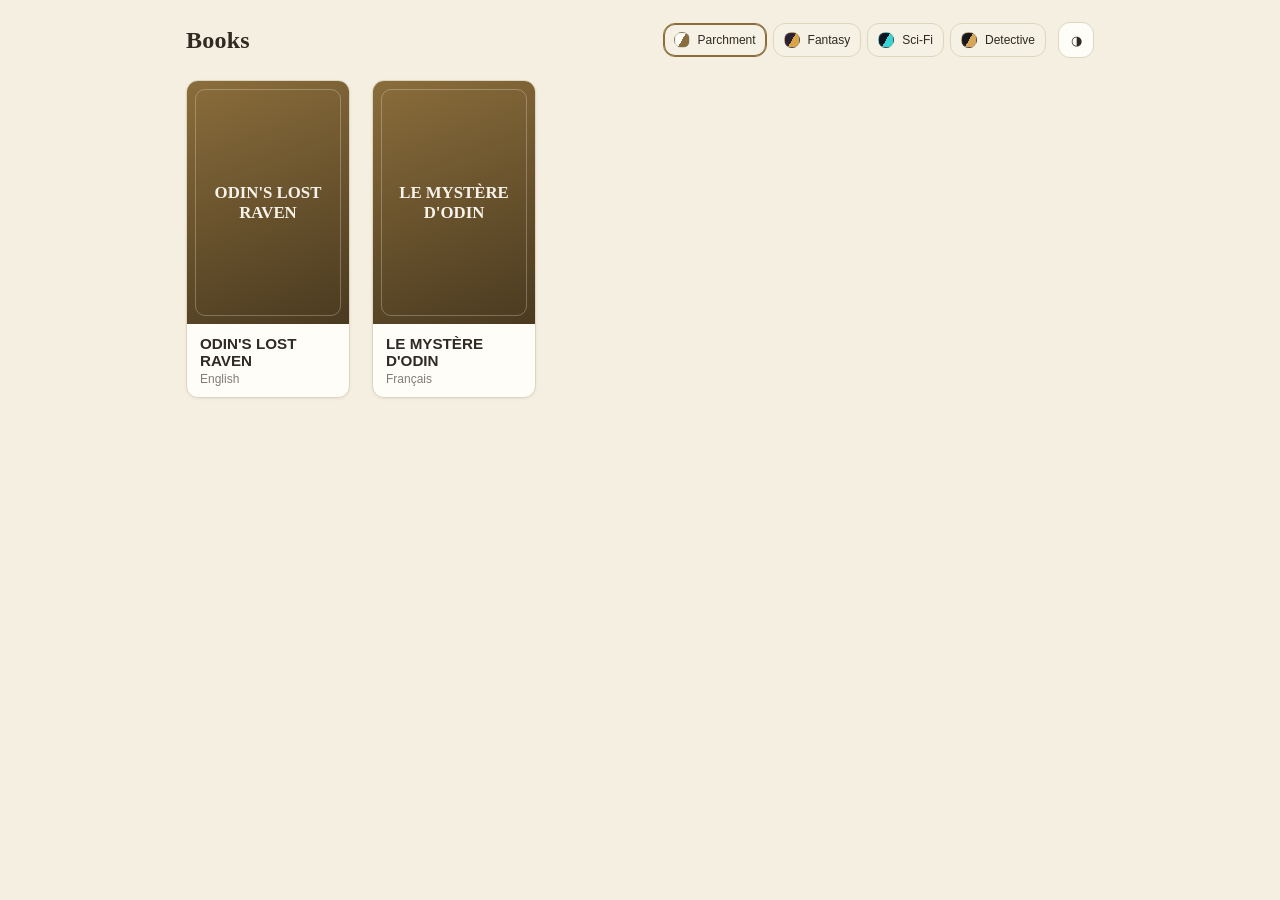
<file: book-reader-website/index.html>
<!DOCTYPE html>
<html lang="en">
<head>
<meta charset="UTF-8">
<meta name="viewport" content="width=device-width, initial-scale=1">
<title>Book Library</title>
<link rel="stylesheet" href="style.css">
<script src="theme.js"></script>
</head>
<body>
<div class="lib-wrap">
  <div class="lib-head">
    <h1>Books</h1>
    <div class="skin-row" role="group" aria-label="Pick a world">
      <button class="skin-pick" data-skin-pick="parchment" aria-pressed="false"><span class="swatch"></span>Parchment</button>
      <button class="skin-pick" data-skin-pick="fantasy"   aria-pressed="false"><span class="swatch"></span>Fantasy</button>
      <button class="skin-pick" data-skin-pick="scifi"     aria-pressed="false"><span class="swatch"></span>Sci-Fi</button>
      <button class="skin-pick" data-skin-pick="detective" aria-pressed="false"><span class="swatch"></span>Detective</button>
    </div>
    <button class="icon-btn" data-mode-toggle title="Light or dark">&#9681;</button>
  </div>
  <div class="book-grid" id="grid"></div>
</div>
<script>
fetch('../books/index.json')
  .then(r => r.json())
  .then(books => {
    const grid = document.getElementById('grid');
    const esc = s => String(s == null ? '' : s).replace(/[&<>"']/g, ch =>
      ({'&':'&amp;','<':'&lt;','>':'&gt;','"':'&quot;',"'":'&#39;'}[ch]));
    grid.innerHTML = books.map(b => `
      <a class="book-card" href="reader.html?book=${encodeURIComponent(b.id)}">
        <div class="cover">${esc(b.title)}</div>
        <div class="book-meta">
          <div class="title">${esc(b.title)}</div>
          <div class="status">${esc(b.status)}</div>
        </div>
      </a>
    `).join('');
  })
  .catch(() => {
    document.getElementById('grid').textContent =
      'Could not load ../books/index.json. Serve the project root and open /book-reader-website/.';
  });
</script>
</body>
</html>
</file>
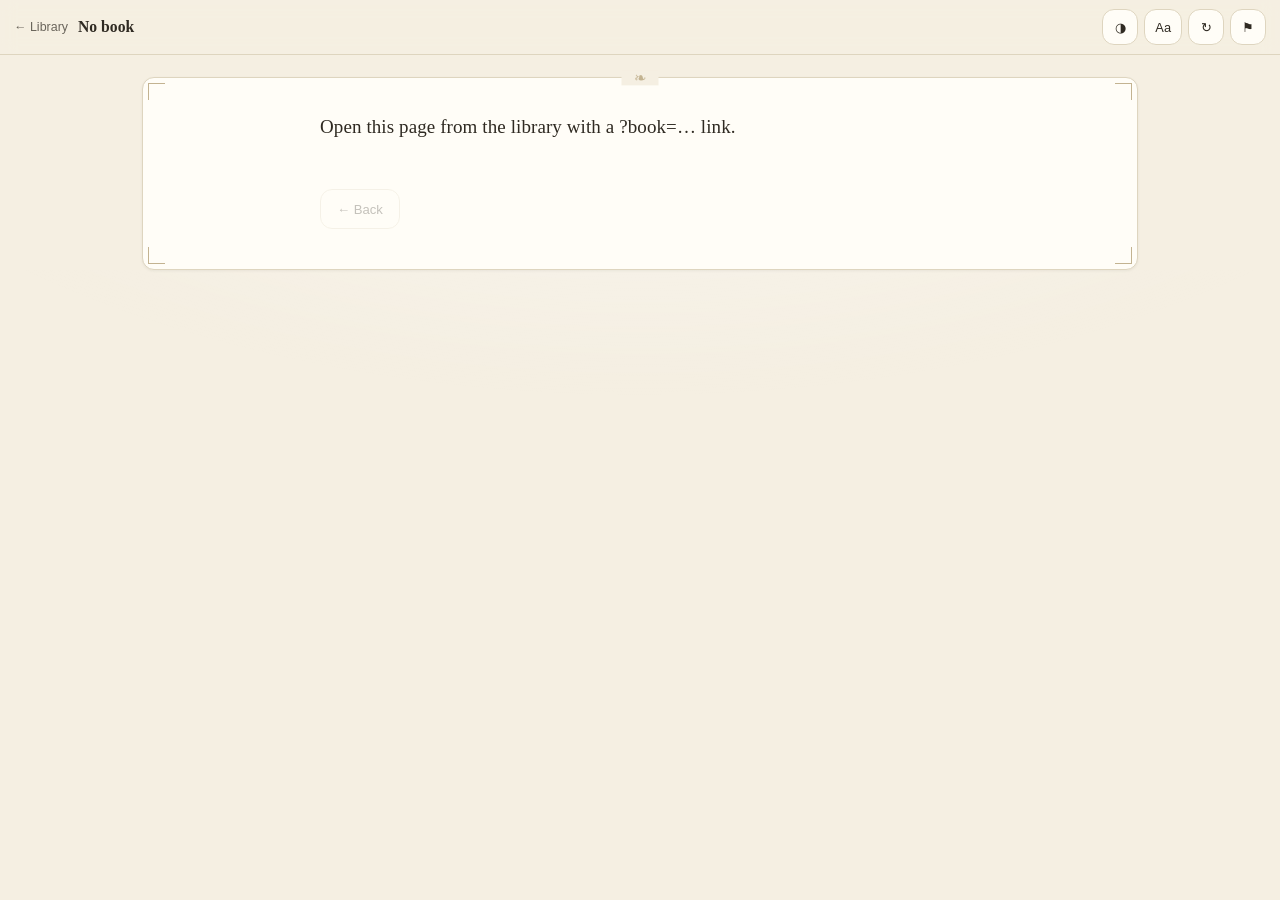
<file: book-reader-website/reader.html>
<!DOCTYPE html>
<html lang="en">
<head>
<meta charset="UTF-8">
<meta name="viewport" content="width=device-width, initial-scale=1, maximum-scale=1">
<title>Reader</title>
<link rel="stylesheet" href="style.css">
<script src="theme.js"></script>
</head>
<body>
<svg class="icon-defs" aria-hidden="true">
  <symbol id="i-blade"   viewBox="0 0 24 24"><path d="M4 20l3-3M7 17l9-12 3 3-12 9-3 3z"/><path d="M14 4l6 6"/></symbol>
  <symbol id="i-light"   viewBox="0 0 24 24"><path d="M9 18h6M10 21h4M12 3a6 6 0 0 0-3 11v2h6v-2a6 6 0 0 0-3-11z"/></symbol>
  <symbol id="i-ward"    viewBox="0 0 24 24"><path d="M12 3l7 3v6c0 4-3 7-7 9-4-2-7-5-7-9V6z"/></symbol>
  <symbol id="i-token"   viewBox="0 0 24 24"><circle cx="12" cy="12" r="8"/><path d="M12 8l1.4 2.9 3.1.4-2.3 2.2.6 3.1-2.8-1.6-2.8 1.6.6-3.1-2.3-2.2 3.1-.4z"/></symbol>
  <symbol id="i-guide"   viewBox="0 0 24 24"><path d="M12 4c2 3 3 5 3 7a3 3 0 0 1-6 0c0-2 1-4 3-7z"/><path d="M9 13c-2.5.5-4 2-4 4M15 13c2.5.5 4 2 4 4"/></symbol>
  <symbol id="i-generic" viewBox="0 0 24 24"><circle cx="12" cy="12" r="7"/></symbol>
  <symbol id="i-lock"    viewBox="0 0 24 24"><rect x="4" y="10" width="16" height="11" rx="2"/><path d="M8 10V7a4 4 0 0 1 8 0v3"/></symbol>
</svg>

<div class="reader-header">
  <a class="home" href="index.html">&larr; Library</a>
  <div class="book-title" id="bookTitle">Loading&hellip;</div>
  <div class="controls">
    <button class="icon-btn" data-mode-toggle title="Light or dark">&#9681;</button>
    <button class="icon-btn" id="settingsBtn" title="Look and feel"
            aria-haspopup="true" aria-expanded="false" aria-controls="panel">Aa</button>
    <button class="icon-btn" id="restartTop" title="Back to the first page">&#8635;</button>
    <button class="icon-btn" id="reportBtn" title="Report a problem">&#9873;</button>

    <div class="panel" id="panel" hidden>
      <section>
        <h3>World</h3>
        <div class="skin-row">
          <button class="skin-pick" data-skin-pick="parchment" aria-pressed="false"><span class="swatch"></span>Parchment</button>
          <button class="skin-pick" data-skin-pick="fantasy"   aria-pressed="false"><span class="swatch"></span>Fantasy</button>
          <button class="skin-pick" data-skin-pick="scifi"     aria-pressed="false"><span class="swatch"></span>Sci-Fi</button>
          <button class="skin-pick" data-skin-pick="detective" aria-pressed="false"><span class="swatch"></span>Detective</button>
        </div>
      </section>
      <section>
        <h3>Light</h3>
        <div class="seg">
          <button data-mode-pick="light" aria-pressed="false">Day</button>
          <button data-mode-pick="dark" aria-pressed="false">Night</button>
        </div>
      </section>
      <section>
        <h3>Text size</h3>
        <div class="size-row">
          <button class="icon-btn" id="fontDown" title="Smaller text">A-</button>
          <span class="size-now" id="sizeNow">19px</span>
          <button class="icon-btn" id="fontUp" title="Bigger text">A+</button>
        </div>
      </section>
      <section>
        <h3>Typeface</h3>
        <select id="fontFamily" title="Typeface">
          <option value="theme">This world&rsquo;s face</option>
          <option value="serif">Serif</option>
          <option value="sans">Sans</option>
          <option value="mono">Typewriter</option>
        </select>
      </section>
    </div>
  </div>
</div>
<div class="progress" id="progress"></div>

<div class="reader-layout">
  <main class="reader-main">
    <div class="reader-frame">
      <div class="frame-tag" aria-hidden="true"></div>
      <div class="frame-inner">
        <div class="book-cover" id="cover" hidden>
          <img class="book-cover-art" id="coverArt" alt="">
          <h1 class="book-cover-title" id="coverTitle"></h1>
          <button class="book-cover-open" id="coverOpen">Open the book</button>
        </div>
        <div class="book-plate" id="plate" hidden>
          <div class="plate-frame">
            <img class="book-plate-art" id="plateArt" alt="">
            <div class="plate-caption" id="plateCaption" hidden>The End</div>
          </div>
          <button class="book-cover-open" id="plateNext">Next chapter</button>
        </div>
        <div class="reader-body">
          <div class="not-written" id="notWritten" hidden>Not written yet &mdash; showing the beat from the graph.</div>
          <div class="prose" id="pageText">Loading&hellip;</div>
        </div>
        <div class="choices" id="choices"></div>
        <div class="ending" id="ending" hidden>
          <div class="ending-label" id="endingLabel">The End</div>
          <button id="closeBtn" hidden>Close the book</button>
          <button id="restartBtn">Start again</button>
        </div>
        <div class="nav-buttons">
          <button id="backBtn">&larr; Back</button>
        </div>
      </div>
    </div>
  </main>

  <aside class="inventory" id="inventory" aria-label="What you are carrying">
    <h2>Carrying</h2>
    <ul class="slots" id="slots"></ul>
  </aside>
</div>

<dialog class="report" id="report">
  <form method="dialog" id="reportForm">
    <h3>Report a problem on this page</h3>
    <label><input type="radio" name="kind" value="text" required> Text / paragraph error or inconsistency</label>
    <label><input type="radio" name="kind" value="choices"> Choices error or inconsistency</label>
    <label><input type="radio" name="kind" value="loop"> Loop in the graph</label>
    <label><input type="radio" name="kind" value="other"> Something else</label>
    <textarea id="reportText" rows="4" maxlength="2000" placeholder="Describe what is wrong"></textarea>
    <div class="report-status" id="reportStatus" role="status"></div>
    <div class="report-actions">
      <button type="button" id="reportCancel">Cancel</button>
      <button type="submit" id="reportSend">Send</button>
    </div>
  </form>
</dialog>

<script>
/* Interface language. English is the markup itself; a book sets `lang` in its
   graph.json and this table supplies the words, keyed by the English text.
   No `lang`, or no table for it, and the page stays English. */
const UI = {
  fr: {
    'Loading…': 'Chargement…', '← Library': '← Bibliothèque',
    'Light or dark': 'Clair ou sombre', 'Look and feel': 'Apparence',
    'Back to the first page': 'Retour à la première page', 'Report a problem': 'Signaler un problème',
    'World': 'Univers', 'Parchment': 'Parchemin', 'Fantasy': 'Fantasy', 'Sci-Fi': 'Science-fiction', 'Detective': 'Policier',
    'Light': 'Clarté', 'Day': 'Jour', 'Night': 'Nuit',
    'Text size': 'Taille du texte', 'Smaller text': 'Texte plus petit', 'Bigger text': 'Texte plus grand',
    'Typeface': 'Police', 'This world’s face': 'Celle de cet univers', 'Serif': 'Avec empattements',
    'Sans': 'Sans empattements', 'Typewriter': 'Machine à écrire',
    'Open the book': 'Ouvrir le livre', 'Next chapter': 'Chapitre suivant',
    'Chapter': 'Chapitre', 'Turn the page': 'Tourner la page', 'Close the book': 'Fermer le livre',
    'Not written yet — showing the beat from the graph.': 'Pas encore écrit — voici le résumé prévu.',
    'The End': 'Fin', 'Start again': 'Recommencer', '← Back': '← Retour',
    'What you are carrying': 'Ce que tu portes', 'Carrying': 'Tu portes',
    'Report a problem on this page': 'Signaler un problème sur cette page',
    'Text / paragraph error or inconsistency': 'Erreur ou incohérence dans le texte',
    'Choices error or inconsistency': 'Erreur ou incohérence dans les choix',
    'Loop in the graph': 'Boucle dans le graphe', 'Something else': 'Autre chose',
    'Describe what is wrong': 'Décris le problème', 'Cancel': 'Annuler', 'Send': 'Envoyer',
    'Page': 'Page', 'Restart?': 'Recommencer ?', 'Go on': 'Continuer',
    'page not in this graph': 'page absente du livre', 'needs': 'il faut', 'carrying': 'tu portes', 'of': 'sur',
    'This page cannot work out where to go next': 'Cette page ne sait pas où continuer',
    'This page has no way on — the graph stops here': 'Cette page n’a pas de suite — le livre s’arrête ici',
    'That page is not in this book.': 'Cette page n’est pas dans ce livre.',
    'Sending…': 'Envoi…', 'Thanks — saved.': 'Merci — c’est noté.',
    'Could not save it. Reports need the nginx server (docker compose).': 'Impossible d’enregistrer. Les signalements demandent le serveur nginx (docker compose).',
    'No book': 'Aucun livre',
    'light': 'lumière', 'blade': 'lame', 'ward': 'talisman', 'token': 'jeton', 'guide': 'guide',
    'tier.best': 'la meilleure', 'tier.clean': 'sans dégâts', 'tier.costly': 'au prix fort',
    'tier.wounded': 'blessé', 'tier.scarred': 'marqué', 'tier.pyrrhic': 'victoire à la Pyrrhus'
  }
};
let lang = 'en';
const t = (k, d) => (UI[lang] && UI[lang][k]) || (d !== undefined ? d : k);
function translateStatic(){
  if (!UI[lang]) return;
  const w = document.createTreeWalker(document.body, NodeFilter.SHOW_TEXT);
  for (let n; (n = w.nextNode());){
    if (n.parentNode.closest('script,style')) continue;
    const k = n.nodeValue.trim();
    if (UI[lang][k]) n.nodeValue = n.nodeValue.replace(k, UI[lang][k]);
  }
  document.querySelectorAll('[title],[aria-label],[placeholder]').forEach(el => {
    ['title', 'aria-label', 'placeholder'].forEach(a => {
      const v = el.getAttribute(a);
      if (v && UI[lang][v]) el.setAttribute(a, UI[lang][v]);
    });
  });
}

/* Where the books live, relative to this page. The repo keeps one copy at the
   root, so serve the project root and open /book-reader-website/. */
const BOOKS_BASE = '../books/';
/* Prose: one markdown file per node, exactly where build.py writes it:
   <book>/paragraphs/<node_id>.md. A node with no file yet falls back to its
   beat, so a half-built book still reads end to end. */
const TEXT_DIR = 'paragraphs/';

const FONT_STACKS = {
  theme: null,        // null: no override, so the skin's own face shows
  serif: "Georgia, 'Times New Roman', serif",
  sans: "-apple-system, 'Helvetica Neue', Arial, sans-serif",
  mono: "'Courier New', Courier, monospace"
};
const KNOWN_ICONS = ['blade','light','ward','token','guide','generic'];
/* Nothing here caps the graph. The gate allows 2-4 choices and 2-5 item types
   today; a bigger skeleton renders as-is. Only the number-key shortcuts stop,
   at 9. */
const MAX_SHORTCUTS = 9;
/* Choices stay grey this long after a page appears, so a reader cannot tap
   through a book without reading it. Seb, 2026-09-22: 2 s now, longer later. */
const CHOICE_DELAY_MS = 2000;

const params = new URLSearchParams(location.search);
const bookId = params.get('book');
/* ?path=a,b,c opens the book part-way along that road (the control room's
   "open in the reader"). It is a look, not a read: nothing is saved over the
   reader's own bookmark. */
const previewPath = (params.get('path') || '').split(',').filter(Boolean);
const root = document.documentElement;

let graph = null;
let nodesById = {};
let itemsBySlot = {};   // slot id -> {slot, type, name}
let types = [];         // the item types, in graph order, capped at 5
let typeRole = {};      // type -> what it is for
let path = [];          // node ids visited; the last one is on screen
let carried = {};       // type -> slot id, replayed from `path`
const textCache = {};
let textSeq = 0;
let choiceTimer = null;
let onCover = false;
let pics = { chapters: [], endings: {} };   // <book>/illustrations.json, if there is one
let onPlate = null;     // the picture on show between two pages, or null

/* ---------- settings ---------- */
const key = k => 'reader:' + k;
function loadSetting(k, fallback){
  try { const v = localStorage.getItem(key(k)); return v === null ? fallback : v; }
  catch (e) { return fallback; }
}
function saveSetting(k, v){ try { localStorage.setItem(key(k), v); } catch (e) {} }

function applyFontSize(px){
  root.style.setProperty('--reader-fs', px + 'px');
  document.getElementById('sizeNow').textContent = px + 'px';
  saveSetting('fontSize', px);
}
function applyFontFamily(name){
  if (!(name in FONT_STACKS)) name = 'theme';
  const stack = FONT_STACKS[name];
  if (stack) root.style.setProperty('--reader-ff', stack);
  else root.style.removeProperty('--reader-ff');
  document.getElementById('fontFamily').value = name;
  saveSetting('fontFamily', name);
}
/* Skin and light/dark live in theme.js, which both pages load. */

/* ---------- the graph ---------- */
// An array of records, or a map of id -> record, comes out the same way.
function byId(collection, idField){
  const out = {};
  if (Array.isArray(collection)){
    collection.forEach(r => { if (r && r[idField] != null) out[String(r[idField])] = r; });
  } else if (collection && typeof collection === 'object'){
    Object.keys(collection).forEach(k => {
      out[k] = Object.assign({}, collection[k], { [idField]: k });
    });
  }
  return out;
}

function ingest(g){
  graph = g;
  lang = g.lang || 'en';
  document.documentElement.lang = lang;
  translateStatic();
  nodesById = byId(g.nodes, 'id');
  itemsBySlot = byId(g.items, 'slot');

  typeRole = {};
  (g.item_types || []).forEach(t => { typeRole[t.type] = t.role || ''; });
  types = (g.item_types || []).map(t => t.type);
  if (!types.length){
    // no declared types: take them from the items, in the order they appear
    types = [...new Set(Object.values(itemsBySlot).map(i => i.type).filter(Boolean))];
  }
}

const list = v => v == null ? [] : (Array.isArray(v) ? v : [v]);

// What you carry is a function of where you have been, so Back unwinds it exactly.
function replayCarried(){
  const held = {};
  path.forEach(id => {
    const node = nodesById[id];
    if (!node) return;
    list(node.grants).forEach(slot => {
      slot = String(slot);
      const item = itemsBySlot[slot];
      const type = item ? item.type : null;
      if (!type || !types.includes(type)){
        console.warn(`Node "${id}" grants "${slot}", which has no known item type.`);
        return;
      }
      if (held[type]) return;   // one of each kind; the graph should not do this
      held[type] = slot;
    });
  });
  carried = held;
}
const carriedCount = () => Object.keys(carried).length;

// A choice's `requires` names item types ("light"), or a specific slot.
function meets(choice){
  return list(choice.requires).every(r => {
    r = String(r);
    return types.includes(r) ? !!carried[r]
                             : Object.values(carried).includes(r);
  });
}

function choicesOf(node){
  return list(node && node.choices);
}

// A fight node resolves to an ending by how much you are carrying.
function resolvedTarget(node){
  const table = node && node.resolve && node.resolve.by_count;
  if (!table) return null;
  const n = carriedCount();
  for (let i = n; i >= 0; i--){          // exact, else the next one down
    if (table[String(i)]) return String(table[String(i)]);
  }
  return null;
}

/* ---------- screens ---------- */
/* A node marked `joins` is printed on the same screen as the page before it,
   under a scene break, so a run of page turns reads as one longer page
   (bind_graph.py sets it; a joined node always has one way in). The path still
   holds every node, joined or not, so what you carry replays exactly. */
/* Chapters come from illustrations.json, not the graph: a chapter is a prefix,
   and a node is in it if its id is the prefix or starts with prefix + '_'.
   A join never crosses into another chapter, so a chapter always opens on a
   fresh screen, under its heading. */
function chapterOf(id){
  id = String(id);
  return pics.chapters.findIndex(c => id === c.prefix || id.startsWith(c.prefix + '_'));
}
const joinsAt = i => i > 0 && !!(nodesById[path[i]] && nodesById[path[i]].joins) &&
                     chapterOf(path[i - 1]) === chapterOf(path[i]);
function joinedNext(id){
  const cs = choicesOf(nodesById[id]);
  if (cs.length !== 1 || list(cs[0].requires).length) return null;
  const to = String(cs[0].to);
  return nodesById[to] && nodesById[to].joins && chapterOf(id) === chapterOf(to) ? to : null;
}
function screenFrom(id){
  const ids = [String(id)];
  for (let nx = joinedNext(id); nx && ids.length < 50; nx = joinedNext(nx)) ids.push(nx);
  return ids;
}
// Where the screen on show begins, as an index into `path`.
function screenStart(){
  let i = path.length - 1;
  while (joinsAt(i)) i--;
  return i;
}
const screensRead = () => path.filter((id, i) => !joinsAt(i)).length;
// The heading a screen opens with, when it is the first screen of a chapter.
function chapterHead(start){
  const ch = chapterOf(path[start]);
  if (ch < 0 || (start > 0 && chapterOf(path[start - 1]) === ch)) return '';
  return `<h2 class="chapter-head">${t('Chapter')} ${ch + 1}</h2>`;
}

/* ---------- prose ---------- */
function tidy(t){
  return String(t)
    .split('\n')
    .filter(line => !/^\s*#/.test(line))   // the worker never writes headings; drop any that appear
    .join('\n')
    .trim();
}
function fetchText(id){
  if (id in textCache) return Promise.resolve(textCache[id]);
  return fetch(`${BOOKS_BASE}${bookId}/${TEXT_DIR}${id}.md`)
    .then(r => r.ok ? r.text() : Promise.reject())
    .then(t => (textCache[id] = tidy(t)))
    .catch(() => (textCache[id] = null));
}
// Blank line between paragraphs; a line of --- or * * * is a scene break.
function proseHtml(text, cls){
  return String(text).split(/\n\s*\n/).map(block => {
    const b = block.trim();
    if (!b) return '';
    if (/^(-{3,}|\*\s*\*\s*\*)$/.test(b)) return '<hr class="scene-break">';
    return `<p${cls ? ` class="${cls}"` : ''}>${escapeHtml(b.replace(/\s*\n\s*/g, ' '))}</p>`;
  }).join('');
}
// The sentence the book prints when a choice is made, from the choice itself.
function echoInto(i){
  if (i < 1) return '';
  const from = nodesById[path[i - 1]];
  const c = choicesOf(from).find(c => String(c.to) === path[i]);
  return c && c.echo ? proseHtml(c.echo) : '';
}
// Picking something up is said plainly, in its own colour, so nobody misses it.
function pickupHtml(node){
  return list(node.grants).map(slot => {
    const item = itemsBySlot[String(slot)];
    return item && item.pickup ? proseHtml(item.pickup, 'found') : '';
  }).join('');
}
function showScreen(start){
  const ids = path.slice(start);
  const el = document.getElementById('pageText');
  const flag = document.getElementById('notWritten');
  const seq = ++textSeq;
  if (!ids.every(id => id in textCache)) el.innerHTML = '<p>…</p>';
  Promise.all(ids.map(fetchText)).then(texts => {
    if (seq !== textSeq) return;
    let anyBeat = false;
    el.innerHTML = chapterHead(start) + echoInto(start) + ids.map((id, k) => {
      const node = nodesById[id];
      const t = texts[k];
      if (t === null) anyBeat = true;
      return (k ? '<hr class="scene-break">' : '') +
             (t === null ? proseHtml(node.beat || '', 'is-beat') : proseHtml(t)) +
             pickupHtml(node);
    }).join('');
    flag.hidden = !anyBeat;
  });
}

// The prose for a page is one small file. Fetching the pages you could turn to
// next means the turn itself never waits on the network.
function prefetchNext(node){
  const outs = choicesOf(node).map(c => String(c.to));
  const r = node.resolve && resolvedTarget(node);
  if (r) outs.push(r);
  outs.forEach(id => { if (nodesById[id]) screenFrom(id).forEach(fetchText); });
}

/* ---------- drawing ---------- */
const escapeHtml = s => String(s == null ? '' : s).replace(/[&<>"']/g, ch =>
  ({'&':'&amp;','<':'&lt;','>':'&gt;','"':'&quot;',"'":'&#39;'}[ch]));
const iconFor = type => KNOWN_ICONS.includes(type) ? type : 'generic';

function renderRail(){
  document.getElementById('slots').innerHTML = types.map(type => {
    const slot = carried[type];
    const item = slot ? itemsBySlot[slot] : null;
    if (item){
      return `<li class="slot filled" title="${escapeHtml(item.name)}">
        <svg class="item-icon" aria-hidden="true"><use href="#i-${iconFor(type)}"></use></svg>
        <span class="item-name">${escapeHtml(item.name)}</span>
      </li>`;
    }
    return `<li class="slot empty" title="${escapeHtml(typeRole[type] || type)}">
      <svg class="item-icon" aria-hidden="true"><use href="#i-${iconFor(type)}"></use></svg>
      <span class="item-name">${escapeHtml(t(type))}</span>
    </li>`;
  }).join('');
  document.getElementById('inventory').classList.toggle('is-empty', carriedCount() === 0);
}

/* Every choice on a new page starts grey and wakes up after CHOICE_DELAY_MS.
   Buttons the graph locks stay locked; only the open ones are held. */
function holdChoices(box){
  clearTimeout(choiceTimer);
  const held = [...box.querySelectorAll('button.choice:not([disabled])')];
  if (!held.length || CHOICE_DELAY_MS <= 0) return box.classList.remove('waiting');
  held.forEach(b => { b.disabled = true; b.classList.add('held'); });
  box.style.setProperty('--wait', CHOICE_DELAY_MS + 'ms');
  box.classList.remove('waiting'); void box.offsetWidth;   // restart the fill bar
  box.classList.add('waiting');
  choiceTimer = setTimeout(() => {
    box.classList.remove('waiting');
    held.forEach(b => { b.disabled = false; b.classList.remove('held'); });
  }, CHOICE_DELAY_MS);
}

function renderChoices(node){
  const box = document.getElementById('choices');
  const ending = document.getElementById('ending');
  const cs = choicesOf(node);

  if (cs.length){
    ending.hidden = true;
    box.innerHTML = cs.map((c, i) => {
      const here = !!nodesById[String(c.to)];
      const ok = here && meets(c);
      const mark = ok && i < MAX_SHORTCUTS ? `<span class="num">${i + 1}</span>`
                 : ok ? `<span class="num num-plain"></span>`
                 : `<svg class="lock" aria-hidden="true"><use href="#i-lock"></use></svg>`;
      const why = !here ? `<span class="why">${t('page not in this graph')}</span>`
                : ok ? ''
                : `<span class="why">${t('needs')} ${escapeHtml(list(c.requires).join(' + '))}</span>`;
      return `<button class="choice" data-to="${escapeHtml(String(c.to))}" data-i="${i}" ${ok ? '' : 'disabled'}>
        ${mark}<span class="label">${escapeHtml(c.gist || c.label || t('Go on'))}</span>${why}
      </button>`;
    }).join('');
    return holdChoices(box);
  }

  if (node.resolve){
    const target = resolvedTarget(node);
    ending.hidden = true;
    box.innerHTML = target
      ? `<button class="choice" data-to="${escapeHtml(target)}" data-i="0">
           <span class="num">1</span><span class="label">${t('Go on')}</span>
           <span class="why">${t('carrying')} ${carriedCount()} ${t('of')} ${types.length}</span>
         </button>`
      : `<button class="choice" disabled>
           <svg class="lock" aria-hidden="true"><use href="#i-lock"></use></svg>
           <span class="label">${t('This page cannot work out where to go next')}</span>
           <span class="why">${t('carrying')} ${carriedCount()}</span>
         </button>`;
    if (!target) console.warn(`Node "${node.id}" has a resolve table with nothing for ${carriedCount()}.`);
    return holdChoices(box);
  }

  // An ending with a picture turns one more page, to the picture and The End.
  if (node.ending && pics.endings[node.id]){
    ending.hidden = true;
    box.innerHTML = `<button class="choice" data-plate="end" data-i="0">
      <span class="num">1</span><span class="label">${t('Turn the page')}</span></button>`;
    return holdChoices(box);
  }

  // No choices and no resolve: either the graph says this is an ending, or the
  // graph is unfinished. Say which, rather than showing a false ending.
  clearTimeout(choiceTimer);
  box.classList.remove('waiting');
  box.innerHTML = '';
  ending.hidden = false;
  endingLabel(node);
}
function endingLabel(node){
  const label = document.getElementById('endingLabel');
  if (node.ending){
    label.textContent = node.ending.tier ? `${t('The End')} — ${t('tier.' + node.ending.tier, node.ending.tier)}` : t('The End');
    label.classList.remove('is-broken');
  } else {
    label.textContent = t('This page has no way on — the graph stops here');
    label.classList.add('is-broken');
    console.warn(`Node "${node.id}" has no choices, no resolve table and no ending.`);
  }
}

function render(){
  const node = nodesById[path[path.length - 1]];
  replayCarried();
  if (!node) return fail(t('That page is not in this book.'));
  showCover(false);
  showPlate(null);

  const start = screenStart();
  showScreen(start);
  document.getElementById('progress').textContent = `${t('Page')} ${screensRead()}`;
  document.getElementById('backBtn').disabled = start < 1;
  renderChoices(node);
  renderRail();
  prefetchNext(node);
  if (!previewPath.length) saveSetting('path:' + bookId, JSON.stringify(path));
}

// A choice lands on a page and brings along every page joined to it.
function go(to){
  to = String(to);
  if (!nodesById[to]) return console.warn(`Choice points at "${to}", which is not a node.`);
  // Leaving a chapter that has a picture: the picture first, then the page.
  const from = chapterOf(path[path.length - 1]);
  const pic = from >= 0 && from !== chapterOf(to) && pics.chapters[from].image ? pics.chapters[from] : null;
  if (pic && onPlate !== pic) return showPlate(pic, to);
  path.push(...screenFrom(to));
  render();
  window.scrollTo(0, 0);
}

/* ---------- pictures between pages ---------- */
/* A picture is a page of its own, not a node: it is never in `path`, so Back
   from the page after it skips it, and a saved read never stops on one.
   `to` is where "Next chapter" goes; with no `to` it is an ending's picture,
   and The End sits under it. */
function showPlate(pic, to){
  onPlate = pic;
  document.getElementById('plate').hidden = !pic;
  if (!pic){
    document.getElementById('endingLabel').hidden = false;
    document.getElementById('closeBtn').hidden = true;
    return;
  }
  document.querySelector('.reader-body').hidden = true;
  document.getElementById('inventory').hidden = true;
  clearTimeout(choiceTimer);
  const box = document.getElementById('choices');
  box.classList.remove('waiting');
  box.innerHTML = '';
  const art = document.getElementById('plateArt');
  art.src = /^(data:|https?:)/.test(pic.image) ? pic.image : `${BOOKS_BASE}${bookId}/${pic.image}`;
  art.alt = pic.alt || '';
  const next = document.getElementById('plateNext');
  next.hidden = !to;
  next.onclick = to ? () => go(to) : null;
  const back = pic === pics.back;
  document.getElementById('ending').hidden = !!to;
  document.getElementById('endingLabel').hidden = back;
  document.getElementById('closeBtn').hidden = !!to || back || !pics.back;
  // An ending's picture says THE END across its sky; the label under it keeps
  // only the tier, so the words are not printed twice.
  const end = !to && !back;
  document.getElementById('plateCaption').hidden = !end;
  if (end){
    const node = nodesById[path[path.length - 1]];
    endingLabel(node);
    const tier = node.ending && node.ending.tier;
    const label = document.getElementById('endingLabel');
    label.textContent = tier ? t('tier.' + tier, tier) : '';
    label.hidden = !tier;
  }
  document.getElementById('backBtn').disabled = false;
  window.scrollTo(0, 0);
}

/* ---------- the cover ---------- */
/* A book with `cover` in its graph opens on it: the picture, the title and one
   button. Shown before a fresh read and after a restart, never mid-book. */
function showCover(show){
  const c = graph && graph.cover;
  onCover = !!(show && c);
  if (onCover) showPlate(null);
  document.getElementById('cover').hidden = !onCover;
  document.querySelector('.reader-body').hidden = onCover;
  document.querySelector('.nav-buttons').hidden = onCover;
  document.getElementById('inventory').hidden = onCover;
  if (!onCover) return;
  clearTimeout(choiceTimer);
  document.getElementById('choices').innerHTML = '';
  document.getElementById('ending').hidden = true;
  document.getElementById('progress').textContent = '';
  const art = document.getElementById('coverArt');
  art.hidden = !c.image;
  if (c.image) art.src = /^(data:|https?:)/.test(c.image) ? c.image : `${BOOKS_BASE}${bookId}/${c.image}`;
  art.alt = c.alt || '';
  art.classList.toggle('is-plate', !!pics.cover);   // an engraving: dim it in the dark, never invert
  const title = document.getElementById('coverTitle');
  title.textContent = graph.title || bookId;
  title.hidden = !!c.titled;   // the title is already in the picture
}
document.getElementById('coverOpen').addEventListener('click', () => { render(); window.scrollTo(0, 0); });

/* ---------- wiring ---------- */
document.getElementById('choices').addEventListener('click', e => {
  const btn = e.target.closest('button.choice');
  if (!btn || btn.disabled) return;
  if (btn.dataset.plate) showPlate(pics.endings[path[path.length - 1]]);
  else go(btn.dataset.to);
});
document.getElementById('backBtn').addEventListener('click', () => {
  if (onPlate){ render(); window.scrollTo(0, 0); return; }   // back to the page it followed
  const start = screenStart();
  if (start > 0){ path.length = start; render(); window.scrollTo(0, 0); }
});
function restart(){
  if (!graph) return;
  path = screenFrom(startId());
  graph.cover ? showCover(true) : render();
  window.scrollTo(0, 0);
}
document.getElementById('restartBtn').addEventListener('click', restart);
document.getElementById('closeBtn').addEventListener('click', () => showPlate(pics.back));
/* The top button is one tap from losing a whole read, so it asks first: tap
   once and it says "Restart?", tap again within 3 seconds to do it. Not
   confirm(): a sandboxed artifact frame can block dialogs silently. */
(function(){
  const btn = document.getElementById('restartTop');
  const idle = btn.innerHTML;
  let armed = null;
  btn.addEventListener('click', () => {
    if (armed){
      clearTimeout(armed); armed = null; btn.innerHTML = idle;
      return restart();
    }
    btn.textContent = t('Restart?');
    armed = setTimeout(() => { armed = null; btn.innerHTML = idle; }, 3000);
  });
})();
document.addEventListener('keydown', e => {
  if (e.metaKey || e.ctrlKey || e.altKey) return;
  if (e.target.closest && e.target.closest('.panel, .report')) return;
  const next = document.getElementById('plateNext');
  if (onPlate && !next.hidden && (e.key === '1' || e.key === 'ArrowRight')) return next.click();
  if (/^[1-9]$/.test(e.key)){
    const btn = document.querySelector(`button.choice[data-i="${Number(e.key) - 1}"]`);
    if (btn && !btn.disabled) btn.click();
  } else if (e.key === 'Backspace' || e.key === 'ArrowLeft'){
    document.getElementById('backBtn').click();
  } else if (e.key === 'ArrowRight'){
    const open = document.querySelectorAll('button.choice:not([disabled])');
    if (open.length === 1) open[0].click();
  }
});
document.getElementById('fontUp').addEventListener('click', () =>
  applyFontSize(Math.min(parseInt(loadSetting('fontSize', 19), 10) + 2, 32)));
document.getElementById('fontDown').addEventListener('click', () =>
  applyFontSize(Math.max(parseInt(loadSetting('fontSize', 19), 10) - 2, 14)));
document.getElementById('fontFamily').addEventListener('change', e => applyFontFamily(e.target.value));

/* ---------- the look-and-feel panel ---------- */
const panel = document.getElementById('panel');
const settingsBtn = document.getElementById('settingsBtn');
function openPanel(open){
  panel.hidden = !open;
  settingsBtn.setAttribute('aria-expanded', String(open));
}
settingsBtn.addEventListener('click', () => openPanel(panel.hidden));
/* Click away to close. No stopPropagation: theme.js listens on the document
   too, and swallowing the click there would swallow the skin buttons with it. */
document.addEventListener('click', e => {
  if (e.target.closest('#panel') || e.target.closest('#settingsBtn')) return;
  openPanel(false);
});
document.addEventListener('keydown', e => { if (e.key === 'Escape') openPanel(false); });

/* ---------- report a problem ---------- */
/* POST to /report, which nginx appends to a log file on disk (see nginx.conf).
   The report carries the whole path, so a loop can be traced from it. */
const REPORT_URL = '/report';
const report = document.getElementById('report');
const reportForm = document.getElementById('reportForm');
const reportStatus = document.getElementById('reportStatus');
const reportText = document.getElementById('reportText');
document.getElementById('reportBtn').addEventListener('click', () => {
  reportForm.reset();
  reportStatus.textContent = '';
  document.getElementById('reportSend').disabled = false;
  report.showModal();
});
document.getElementById('reportCancel').addEventListener('click', () => report.close());
reportForm.addEventListener('change', () => {
  reportText.required = reportForm.kind.value === 'other';   // "something else" needs words
});
reportForm.addEventListener('submit', e => {
  e.preventDefault();
  const send = document.getElementById('reportSend');
  send.disabled = true;
  reportStatus.textContent = t('Sending…');
  fetch(REPORT_URL, {
    method: 'POST',
    headers: {'Content-Type': 'application/json'},
    body: JSON.stringify({
      book: bookId,
      page: path[path.length - 1] || null,
      path: path,
      kind: reportForm.kind.value,
      text: reportText.value.trim()
    })
  })
    .then(r => { if (!r.ok) throw new Error(r.status); })
    .then(() => { reportStatus.textContent = t('Thanks — saved.'); setTimeout(() => report.close(), 900); })
    .catch(() => { reportStatus.textContent = t('Could not save it. Reports need the nginx server (docker compose).'); send.disabled = false; });
});

applyFontSize(parseInt(loadSetting('fontSize', 19), 10));
applyFontFamily(loadSetting('fontFamily', 'theme'));

function fail(msg){
  document.getElementById('bookTitle').textContent = bookId || t('No book');
  document.getElementById('pageText').textContent = msg;
  document.getElementById('pageText').classList.remove('is-beat');
  document.getElementById('notWritten').hidden = true;
  document.getElementById('choices').innerHTML = '';
  document.getElementById('ending').hidden = true;
  document.getElementById('backBtn').disabled = true;
  document.getElementById('progress').textContent = '';
  document.getElementById('inventory').hidden = true;
}

function startId(){
  const named = graph.start != null ? String(graph.start) : null;
  if (named && nodesById[named]) return named;
  const first = Object.keys(nodesById)[0];
  if (named) console.warn(`start "${named}" is not a node; falling back to "${first}".`);
  return first;
}

function restorePath(){
  let saved = null;
  try { saved = JSON.parse(loadSetting('path:' + bookId, 'null')); } catch (e) {}
  if (previewPath.length) saved = previewPath;
  path = (Array.isArray(saved) && saved.length && saved.every(id => nodesById[String(id)]))
    ? saved.map(String)
    : [startId()];
  // A path saved before its pages were joined ends part-way through a screen.
  for (let nx = joinedNext(path[path.length - 1]); nx; nx = joinedNext(nx)) path.push(nx);
}

if (!bookId){
  fail('Open this page from the library with a ?book=… link.');
} else {
  fetch(`${BOOKS_BASE}${bookId}/graph.json`)
    .then(r => r.json())
    .then(g => fetch(`${BOOKS_BASE}${bookId}/illustrations.json`)
      .then(r => r.ok ? r.json() : null).catch(() => null)
      .then(p => {
        if (p) pics = { chapters: list(p.chapters), endings: p.endings || {},
                        cover: p.cover || null, back: p.back_cover || null };
        if (p && p.cover) g.cover = Object.assign({}, g.cover, p.cover);
        return g;
      }))
    .then(g => {
      ingest(g);
      document.getElementById('bookTitle').textContent = g.title || bookId;
      if (!Object.keys(nodesById).length) return fail('This graph has no pages.');
      restorePath();
      // A read that has not got past its first screen opens on the cover.
      const fresh = !previewPath.length && path.length === screenFrom(startId()).length;
      fresh && g.cover ? (replayCarried(), showCover(true)) : render();
    })
    .catch(() => fail('Could not load this book. Serve the project root and open ' +
                      '/book-reader-website/, so that ' + BOOKS_BASE + ' resolves.'));
}
</script>
</body>
</html>
</file>
<file: book-reader-website/style.css>
/* =========================================================
   The reader's looks.
   <html data-skin="parchment|fantasy|scifi|detective"
         data-theme="light|dark">
   Dark ink is egg-white, never #fff: white on black glares.
   Every skin sets the same token names, so nothing below a
   skin block needs to know which skin is on.
   ========================================================= */

/* ---------- tokens: shape first, colour per skin ---------- */
:root{
  --font-ui:-apple-system,'Helvetica Neue',Arial,sans-serif;
  --font-read:Georgia,'Iowan Old Style','Palatino Linotype',Palatino,serif;
  --font-label:var(--font-ui);
  --label-space:0.16em;
  --radius:12px;
  --pane-radius:var(--radius);
  --frame-w:1px;
  --frame-inset:10px;
  --corner:16px;
  --corner-w:1px;
  --frame-tag:'';
  --ambient:none;
  --pane-shadow:0 1px 3px rgba(0,0,0,.06);
  --choice-shadow:none;
  --num-radius:50%;
  --cover-a:#8a6d3b; --cover-b:#4a3a20; --cover-ink:#f7f3ea;
  --found-ink:#1f6b4a; --found-bg:rgba(31,107,74,.08);
  --swatch:linear-gradient(120deg,#f7f3ea 0 50%,#8a6d3b 50% 100%);
}

/* =============== PARCHMENT — the plain one =============== */
:root,
html[data-skin="parchment"]{
  color-scheme:light;
  --bg:#f5efe2; --pane:#fffdf7; --pane-2:#f6f1e5;
  --text:#2f2a22; --accent:#8a6d3b; --accent-2:#a8874c;
  --border:#ded5bf; --deco:#c3b391; --num-ink:#fffdf7;
  --ambient:radial-gradient(120% 90% at 50% -10%,rgba(255,255,255,.7),transparent 60%);
  --frame-tag:'\2767';
  --swatch:linear-gradient(120deg,#fffdf7 0 50%,#8a6d3b 50% 100%);
}
html[data-skin="parchment"][data-theme="dark"]{
  --cover-a:#7a5f2e; --cover-b:#241d12; --cover-ink:#f0e6d0;
  color-scheme:dark;
  --bg:#17150f; --pane:#201d16; --pane-2:#1a1812;
  --text:#ece2cd; --accent:#cba86f; --accent-2:#e0c188;
  --border:#3a3428; --deco:#544a37; --num-ink:#17150f;
  --ambient:radial-gradient(120% 90% at 50% -10%,rgba(203,168,111,.10),transparent 60%);
  --pane-shadow:0 1px 3px rgba(0,0,0,.4);
}

/* =============== FANTASY — gold and dusk ================= */
html[data-skin="fantasy"]{
  color-scheme:light;
  --font-read:'Iowan Old Style','Palatino Linotype',Palatino,'Book Antiqua',Georgia,serif;
  --font-label:'Iowan Old Style',Georgia,serif;
  --label-space:0.24em;
  --bg:#efe4cf; --pane:#fbf4e4; --pane-2:#f3e9d4;
  --text:#332715; --accent:#96601f; --accent-2:#b98a2e;
  --border:#d9c69b; --deco:#b98a2e; --num-ink:#fbf4e4;
  --frame-w:2px; --frame-inset:14px; --corner:26px; --corner-w:2px;
  --frame-tag:'\2766';
  --ambient:
    radial-gradient(90% 60% at 50% 0%,rgba(185,138,46,.16),transparent 65%),
    radial-gradient(70% 50% at 10% 100%,rgba(122,94,42,.10),transparent 70%);
  --cover-a:#9a6a24; --cover-b:#3d2a3f; --cover-ink:#f7ecd2;
  --swatch:linear-gradient(120deg,#2a1f33 0 50%,#d9a441 50% 100%);
}
html[data-skin="fantasy"][data-theme="dark"]{
  --cover-a:#a8761f; --cover-b:#241a30; --cover-ink:#f7ecd2;
  color-scheme:dark;
  --bg:#141019; --pane:#1d1725; --pane-2:#181320;
  --text:#f0e4c8; --accent:#d9a441; --accent-2:#f0c96a;
  --border:#3a2e4a; --deco:#8a6a2e; --num-ink:#1d1725;
  --ambient:
    radial-gradient(90% 60% at 50% 0%,rgba(217,164,65,.14),transparent 65%),
    radial-gradient(70% 55% at 12% 100%,rgba(96,60,150,.18),transparent 70%);
  --pane-shadow:0 2px 18px rgba(0,0,0,.45);
}

/* =============== SCI-FI — glass and signal =============== */
html[data-skin="scifi"]{
  color-scheme:light;
  --font-read:'Avenir Next',Avenir,'Helvetica Neue',Arial,sans-serif;
  --font-label:'SF Mono',ui-monospace,'Roboto Mono','Courier New',monospace;
  --label-space:0.22em;
  --radius:4px; --pane-radius:4px;
  --bg:#e9eef2; --pane:#fbfdfe; --pane-2:#eef3f6;
  --text:#12202a; --accent:#0a7d92; --accent-2:#2aa7bd;
  --border:#c8d6de; --deco:#0a7d92; --num-ink:#fbfdfe;
  --num-radius:3px;
  --corner:22px; --corner-w:2px; --frame-inset:12px;
  --frame-tag:'// TRANSMISSION';
  --ambient:
    linear-gradient(rgba(10,125,146,.05) 1px,transparent 1px) 0 0/100% 34px,
    linear-gradient(90deg,rgba(10,125,146,.05) 1px,transparent 1px) 0 0/34px 100%;
  --cover-a:#0a7d92; --cover-b:#10243a; --cover-ink:#e6f3f6;
  --swatch:linear-gradient(120deg,#0b1620 0 50%,#37d6d6 50% 100%);
}
html[data-skin="scifi"][data-theme="dark"]{
  --cover-a:#0d6d80; --cover-b:#060b12; --cover-ink:#dff1f2;
  color-scheme:dark;
  --bg:#070b11; --pane:#0e141c; --pane-2:#0b1118;
  --text:#e2ebe6; --accent:#3fd7d7; --accent-2:#79e9e0;
  --border:#1d2b36; --deco:#3fd7d7; --num-ink:#070b11;
  --ambient:
    linear-gradient(rgba(63,215,215,.05) 1px,transparent 1px) 0 0/100% 34px,
    linear-gradient(90deg,rgba(63,215,215,.05) 1px,transparent 1px) 0 0/34px 100%,
    radial-gradient(80% 60% at 50% 0%,rgba(63,215,215,.10),transparent 70%);
  --pane-shadow:0 0 0 1px rgba(63,215,215,.08),0 2px 24px rgba(0,0,0,.5);
}

/* =============== DETECTIVE — smoke and lamplight ========= */
html[data-skin="detective"]{
  color-scheme:light;
  --font-read:'Iowan Old Style',Georgia,'Times New Roman',serif;
  --font-label:'Courier New',Courier,ui-monospace,monospace;
  --label-space:0.2em;
  --radius:3px; --pane-radius:2px;
  --bg:#e7e4dc; --pane:#f7f4ec; --pane-2:#efece3;
  --text:#211f1b; --accent:#8c3124; --accent-2:#b0503c;
  --border:#cbc6b8; --deco:#8c3124; --num-ink:#f7f4ec;
  --num-radius:3px;
  --frame-w:1px; --frame-inset:0; --corner:0;
  --frame-tag:'CASE FILE';
  --pane-shadow:6px 6px 0 rgba(33,31,27,.10);
  --ambient:linear-gradient(118deg,rgba(255,250,230,.6),rgba(255,250,230,.14) 38%,transparent 70%);
  --cover-a:#2a2723; --cover-b:#6b2a20; --cover-ink:#ece3cf;
  --swatch:linear-gradient(120deg,#17181a 0 50%,#d8a657 50% 100%);
}
html[data-skin="detective"][data-theme="dark"]{
  --cover-a:#6b2a20; --cover-b:#131413; --cover-ink:#ece3cf;
  color-scheme:dark;
  --bg:#101110; --pane:#191a1b; --pane-2:#141515;
  --text:#ece3cf; --accent:#d8a657; --accent-2:#e8c48a;
  --border:#2e2f2d; --deco:#d8a657; --num-ink:#191a1b;
  --pane-shadow:6px 6px 0 rgba(0,0,0,.45);
  --ambient:
    linear-gradient(118deg,rgba(216,166,87,.14),rgba(216,166,87,.04) 36%,transparent 72%),
    radial-gradient(60% 40% at 80% 0%,rgba(216,166,87,.07),transparent 70%);
}

/* ---------- base ---------- */
*{box-sizing:border-box;}
html{background:var(--bg);}
body{
  margin:0; background:var(--bg); color:var(--text);
  font-family:var(--font-ui);
  -webkit-text-size-adjust:100%;
  transition:background-color .25s ease,color .25s ease;
}
body::before{             /* the skin's weather, behind everything */
  content:''; position:fixed; inset:0; z-index:-1;
  background:var(--ambient); pointer-events:none;
}
a{color:inherit;}
:focus-visible{outline:2px solid var(--accent);outline-offset:2px;}
@media (prefers-reduced-motion:reduce){
  *{transition:none!important;animation:none!important;}
}

/* Small caps-and-spacing label, in the skin's label face. */
.tag{
  font-family:var(--font-label);
  font-size:0.68rem;letter-spacing:var(--label-space);text-transform:uppercase;
}

/* ---------- buttons shared by both pages ---------- */
.icon-btn{
  font-family:var(--font-label);font-size:0.8rem;
  min-height:36px;min-width:36px;padding:6px 10px;
  border:1px solid var(--border);border-radius:var(--radius);
  background:var(--pane);color:var(--text);cursor:pointer;
  transition:border-color .12s ease,color .12s ease;
}
.icon-btn:hover{border-color:var(--accent);color:var(--accent);}

/* ---------- Library ---------- */
.lib-wrap{max-width:940px;margin:0 auto;padding:22px 16px 60px;}
.lib-head{display:flex;align-items:center;gap:12px;flex-wrap:wrap;margin-bottom:22px;}
.lib-head h1{
  font-family:var(--font-read);font-size:1.5rem;margin:0;flex:1 1 auto;
  letter-spacing:.01em;
}
.lib-head .skin-row{margin:0;}
.book-grid{display:grid;grid-template-columns:repeat(auto-fill,minmax(160px,1fr));gap:22px;}
.book-card{
  display:block;text-decoration:none;background:var(--pane);
  border:1px solid var(--border);border-radius:var(--radius);overflow:hidden;
  box-shadow:var(--pane-shadow);
  transition:transform .12s ease,border-color .12s ease;
}
.book-card:hover{border-color:var(--accent);transform:translateY(-2px);}
.book-card:active{transform:scale(0.99);}
.cover{
  aspect-ratio:2/3;display:flex;align-items:center;justify-content:center;
  background:linear-gradient(160deg,var(--cover-a),var(--cover-b));
  color:var(--cover-ink);font-family:var(--font-read);
  font-size:1.05rem;font-weight:600;text-align:center;padding:14px;
  position:relative;
}
.cover::after{                 /* a rule inside the cover, like a board */
  content:'';position:absolute;inset:8px;border:1px solid currentColor;opacity:.28;
  border-radius:calc(var(--pane-radius) - 2px);
}
.book-meta{padding:11px 13px;}
.book-meta .title{font-weight:600;font-size:0.95rem;}
.book-meta .status{font-size:0.75rem;opacity:0.6;margin-top:3px;font-family:var(--font-label);}

/* ---------- Reader header ---------- */
.reader-header{
  position:sticky;top:0;z-index:20;
  background:color-mix(in srgb,var(--bg) 88%,transparent);
  backdrop-filter:saturate(1.2) blur(8px);
  border-bottom:1px solid var(--border);
  display:flex;align-items:center;gap:10px;padding:9px 14px;
}
.reader-header .home{
  font-family:var(--font-label);font-size:0.78rem;opacity:0.7;
  text-decoration:none;flex-shrink:0;
}
.reader-header .home:hover{opacity:1;color:var(--accent);}
.reader-header .book-title{
  font-family:var(--font-read);font-weight:600;font-size:0.98rem;
  flex:1 1 auto;min-width:60px;overflow:hidden;text-overflow:ellipsis;white-space:nowrap;
}
.controls{display:flex;align-items:center;gap:6px;position:relative;}

/* ---------- Settings panel ---------- */
.panel{
  position:absolute;top:calc(100% + 10px);right:0;z-index:30;width:272px;
  background:var(--pane);border:1px solid var(--border);border-radius:var(--radius);
  box-shadow:0 10px 30px rgba(0,0,0,.28);padding:14px;
}
.panel[hidden]{display:none;}
.panel h3{
  margin:0 0 8px;font-family:var(--font-label);font-weight:600;
  font-size:0.66rem;letter-spacing:var(--label-space);text-transform:uppercase;opacity:.6;
}
.panel section + section{margin-top:16px;}
.skin-row{display:grid;grid-template-columns:1fr 1fr;gap:8px;}
.skin-pick{
  display:flex;align-items:center;gap:8px;text-align:left;
  padding:8px 9px;min-height:40px;cursor:pointer;
  border:1px solid var(--border);border-radius:var(--radius);
  background:var(--pane-2);color:var(--text);font-size:0.8rem;
  font-family:var(--font-ui);
}
.skin-pick .swatch{
  flex:0 0 16px;width:16px;height:16px;border-radius:50%;
  background:var(--swatch);border:1px solid rgba(128,128,128,.35);
}
.skin-pick[data-skin-pick="parchment"] .swatch{--swatch:linear-gradient(120deg,#fffdf7 0 50%,#8a6d3b 50% 100%);}
.skin-pick[data-skin-pick="fantasy"]   .swatch{--swatch:linear-gradient(120deg,#2a1f33 0 50%,#d9a441 50% 100%);}
.skin-pick[data-skin-pick="scifi"]     .swatch{--swatch:linear-gradient(120deg,#0b1620 0 50%,#37d6d6 50% 100%);}
.skin-pick[data-skin-pick="detective"] .swatch{--swatch:linear-gradient(120deg,#17181a 0 50%,#d8a657 50% 100%);}
.skin-pick[aria-pressed="true"]{border-color:var(--accent);box-shadow:inset 0 0 0 1px var(--accent);}
.seg{display:flex;gap:6px;}
.seg button{
  flex:1 1 0;min-height:36px;cursor:pointer;font-size:0.8rem;
  border:1px solid var(--border);border-radius:var(--radius);
  background:var(--pane-2);color:var(--text);font-family:var(--font-ui);
}
.seg button[aria-pressed="true"]{border-color:var(--accent);color:var(--accent);font-weight:600;}
.size-row{display:flex;align-items:center;gap:8px;}
.size-row button{flex:0 0 42px;}
.size-row .size-now{flex:1 1 auto;text-align:center;font-family:var(--font-label);font-size:0.78rem;opacity:.7;}
.panel select{
  width:100%;min-height:36px;padding:6px 8px;font-size:0.85rem;
  border:1px solid var(--border);border-radius:var(--radius);
  background:var(--pane-2);color:var(--text);font-family:var(--font-ui);
}

/* ---------- Reader layout ---------- */
.icon-defs{position:absolute;width:0;height:0;overflow:hidden;}
.progress{
  text-align:center;padding:10px 0 0;opacity:.55;
  font-family:var(--font-label);font-size:0.7rem;letter-spacing:var(--label-space);
  text-transform:uppercase;
}
.reader-layout{
  max-width:1020px;margin:0 auto;padding:0 12px;
  display:flex;flex-direction:column;gap:10px;
}
.reader-main{min-width:0;}

/* ---------- The frame around the reading pane ---------- */
.reader-frame{
  position:relative;margin:12px 0 0;
  background:var(--pane);
  border:var(--frame-w) solid var(--border);
  border-radius:var(--pane-radius);
  box-shadow:var(--pane-shadow);
}
.frame-inner{position:relative;padding:var(--frame-inset);}
/* four corner marks, two from each box */
.reader-frame::before,.reader-frame::after,
.frame-inner::before,.frame-inner::after{
  content:'';position:absolute;width:var(--corner);height:var(--corner);
  border:0 solid var(--deco);pointer-events:none;
}
.reader-frame::before{top:5px;left:5px;border-top-width:var(--corner-w);border-left-width:var(--corner-w);}
.reader-frame::after{top:5px;right:5px;border-top-width:var(--corner-w);border-right-width:var(--corner-w);}
.frame-inner::before{bottom:5px;left:5px;border-bottom-width:var(--corner-w);border-left-width:var(--corner-w);}
.frame-inner::after{bottom:5px;right:5px;border-bottom-width:var(--corner-w);border-right-width:var(--corner-w);}
.frame-tag{
  position:absolute;top:0;left:50%;transform:translate(-50%,-50%);
  padding:2px 12px;background:var(--bg);color:var(--deco);
  font-family:var(--font-label);font-size:0.62rem;
  letter-spacing:var(--label-space);text-transform:uppercase;white-space:nowrap;
}
.frame-tag::before{content:var(--frame-tag);}
/* Fantasy: a second rule inside the first, and bigger corner marks. */
html[data-skin="fantasy"] .frame-inner{
  border:1px solid var(--deco);border-radius:calc(var(--pane-radius) - 4px);
  padding:calc(var(--frame-inset) + 6px);
}
html[data-skin="fantasy"] .frame-tag,
html[data-skin="parchment"] .frame-tag{font-size:0.95rem;letter-spacing:0;padding:0 12px;line-height:1;}
/* Sci-fi: brackets only at the corners, plus a signal bar on top. */
html[data-skin="scifi"] .reader-frame{border-color:color-mix(in srgb,var(--accent) 35%,transparent);}
html[data-skin="scifi"] .reader-frame > .frame-tag{
  left:16px;transform:translateY(-50%);padding:2px 8px;
}
html[data-skin="scifi"] .frame-inner{
  border-top:1px solid color-mix(in srgb,var(--accent) 22%,transparent);
  margin-top:4px;
}
/* Detective: no corner marks, a hard offset shadow and a filed-label tab. */
html[data-skin="detective"] .reader-frame::before,
html[data-skin="detective"] .reader-frame::after,
html[data-skin="detective"] .frame-inner::before,
html[data-skin="detective"] .frame-inner::after{display:none;}
html[data-skin="detective"] .reader-frame{border-width:1px;}
html[data-skin="detective"] .frame-tag{
  left:18px;transform:translateY(-50%);
  border:1px solid var(--border);border-radius:2px;background:var(--pane-2);
  color:var(--accent);padding:3px 10px;
}
html[data-skin="detective"] .frame-inner{padding:18px 16px;}

/* ---------- Prose ---------- */
.reader-body{max-width:660px;margin:0 auto;padding:22px 10px 12px;}
.reader-body .prose{
  font-size:var(--reader-fs,19px);line-height:1.75;
  font-family:var(--reader-ff,var(--font-read));
  letter-spacing:.005em;
}
.reader-body p{margin:0 0 .9em;}
.reader-body p:last-child{margin-bottom:0;}
/* The first line of a screen gets a little ceremony, per skin. */
html[data-skin="fantasy"] .prose > p:first-child::first-letter{
  font-size:2.6em;line-height:.9;float:left;padding:.06em .1em 0 0;color:var(--accent);
}
html[data-skin="parchment"] .prose > p:first-child::first-letter{font-size:1.25em;color:var(--accent);}
.reader-body p.is-beat::first-letter{font-size:inherit;float:none;padding:0;color:inherit;}
/* Two pages printed on one screen: a scene break, the way a book does it. */
.scene-break{
  border:0;height:1px;width:38%;margin:1.6em auto;
  background:linear-gradient(90deg,transparent,var(--deco),transparent);
}
/* Picking something up: its own colour, so nobody reads past it. */
.reader-body p.found{
  color:var(--found-ink);background:var(--found-bg);
  border-left:3px solid var(--found-ink);border-radius:0 6px 6px 0;
  padding:.55em .8em;margin:1em 0;
}

/* ---------- Choices ---------- */
.choices{
  display:flex;flex-direction:column;gap:10px;
  max-width:660px;margin:16px auto 0;padding:0 10px;
}
.choice{
  display:flex;align-items:center;gap:12px;width:100%;text-align:left;
  padding:14px 16px;min-height:54px;font-size:1rem;line-height:1.35;
  font-family:var(--font-ui);
  border:1px solid var(--border);border-radius:var(--radius);
  background:var(--pane-2);color:var(--text);cursor:pointer;
  box-shadow:var(--choice-shadow);
  transition:border-color .12s ease,transform .08s ease,background-color .12s ease;
}
.choice:hover:not(:disabled){border-color:var(--accent);background:var(--pane);}
.choice:active:not(:disabled){transform:scale(0.995);}
.choice .num{
  flex:0 0 26px;height:26px;border-radius:var(--num-radius);
  display:flex;align-items:center;justify-content:center;
  font-family:var(--font-label);font-size:0.78rem;font-weight:600;
  background:var(--accent);color:var(--num-ink);
}
.choice .num-plain{background:transparent;border:1px solid var(--border);color:var(--text);}
.choice .label{flex:1 1 auto;}
.choice .lock{flex:0 0 20px;width:20px;height:20px;fill:none;stroke:currentColor;stroke-width:1.8;opacity:0.55;}
.choice .why{
  flex:0 0 auto;font-family:var(--font-label);font-size:0.68rem;opacity:0.6;
  max-width:42%;text-align:right;
}
.choice:disabled{opacity:0.42;cursor:default;}
/* Held for CHOICE_DELAY_MS after a page appears: grey, with a bar filling
   across the top of the choices until they wake up. */
.choices{position:relative;}
.choice.held{opacity:1;filter:grayscale(1);color:color-mix(in srgb,var(--text) 45%,transparent);
  background:color-mix(in srgb,var(--border) 45%,var(--pane-2));}
.choice.held .num{background:var(--border);color:var(--pane);}
.choices.waiting::before{
  content:'';position:absolute;top:-8px;left:10px;height:2px;width:0;
  background:var(--accent);border-radius:2px;opacity:.6;
  animation:choice-wait var(--wait,2000ms) linear forwards;
}
@keyframes choice-wait{to{width:calc(100% - 20px);}}
@media (prefers-reduced-motion:reduce){.choices.waiting::before{animation:none;width:0;}}

/* ---------- Cover (the book's own, before page one) ---------- */
.book-cover[hidden],.book-cover-art[hidden],.reader-body[hidden],.nav-buttons[hidden],.inventory[hidden]{display:none;}
.book-cover{max-width:560px;margin:0 auto;padding:24px 10px 30px;text-align:center;}
.book-cover-art{display:block;width:100%;max-width:440px;height:auto;margin:0 auto 18px;}
html[data-theme="dark"] .book-cover-art{filter:invert(.88) sepia(.25);}
.book-cover-art.is-plate{width:auto;max-width:100%;max-height:max(420px,calc(100vh - 200px));}
html[data-theme="dark"] .book-cover-art.is-plate{filter:brightness(.85);}
.book-cover-title{
  margin:0 0 22px;font-family:var(--font-read);font-weight:normal;
  font-size:clamp(1.5rem,5vw,2.1rem);line-height:1.2;color:var(--text);
}
.book-cover-open{
  padding:12px 28px;font-size:1rem;border-radius:var(--radius);min-height:48px;
  border:1px solid var(--accent);background:transparent;color:var(--accent);
  font-family:var(--font-ui);cursor:pointer;
}
.book-cover-open:hover{background:var(--accent);color:var(--num-ink);}
.book-cover-open[hidden]{display:none;}

/* ---------- Pictures between pages, and chapter headings ---------- */
/* Paper edges: every picture is cut out with a ragged, transparent border, so
   it sits on the page like a torn sheet and not a square. One mask for all of
   them; the picture files are untouched. */
.book-plate-art,.book-cover-art.is-plate{
  --paper:url("data:image/svg+xml,<svg xmlns='http://www.w3.org/2000/svg' viewBox='0 0 1000 1500' preserveAspectRatio='none'><filter id='f' x='-5%' y='-5%' width='110%' height='110%'><feTurbulence type='fractalNoise' baseFrequency='0.035' numOctaves='5' seed='7'/><feDisplacementMap in='SourceGraphic' scale='46' xChannelSelector='R' yChannelSelector='G'/><feGaussianBlur stdDeviation='1.2'/></filter><rect x='34' y='34' width='932' height='1432' fill='white' filter='url(%23f)'/></svg>");
  -webkit-mask:var(--paper) center/100% 100% no-repeat;
  mask:var(--paper) center/100% 100% no-repeat;
}
.book-plate[hidden]{display:none;}
.book-plate{max-width:560px;margin:0 auto;padding:12px 10px 10px;text-align:center;}
/* Tall pictures: sized so "Next chapter" stays on screen without scrolling. */
.plate-frame{position:relative;display:inline-block;max-width:100%;margin:0 auto 20px;vertical-align:top;}
.book-plate-art{display:block;max-width:100%;max-height:max(420px,calc(100vh - 230px));width:auto;height:auto;border-radius:2px;}
/* THE END, printed into the sky of an ending's picture: engraver's ink with a
   paper-coloured halo, so it reads on a pale sky and a stormy one alike. */
.plate-caption{
  position:absolute;top:6.5%;left:8%;right:8%;text-align:center;pointer-events:none;
  font-family:Georgia,'Iowan Old Style','Times New Roman',serif;font-weight:normal;
  font-size:clamp(1.5rem,min(9vw,5.2vh),3rem);letter-spacing:.18em;text-transform:uppercase;
  color:#221c14;text-shadow:0 0 6px #f4eee2,0 0 14px #f4eee2,0 0 24px rgba(244,238,226,.9);
}
.plate-caption[hidden]{display:none;}
html[data-theme="dark"] .plate-caption{opacity:.9;}
html[data-theme="dark"] .book-plate-art{filter:brightness(.85);}
.chapter-head{
  margin:0 0 1.4em;text-align:center;font-family:var(--font-read);font-weight:normal;
  font-size:clamp(1.8rem,6vw,2.6rem);letter-spacing:.12em;text-transform:uppercase;color:var(--text);
}
html[data-skin="scifi"] .choice{border-left:2px solid color-mix(in srgb,var(--accent) 45%,transparent);}
html[data-skin="detective"] .choice:hover:not(:disabled){box-shadow:3px 3px 0 rgba(0,0,0,.18);}

/* ---------- Ending ---------- */
.ending{max-width:660px;margin:22px auto 0;padding:0 10px;text-align:center;}
.ending-label{
  font-family:var(--font-label);font-size:0.78rem;letter-spacing:var(--label-space);
  text-transform:uppercase;opacity:0.7;margin-bottom:14px;color:var(--accent);
}
.ending button{
  padding:12px 24px;font-size:0.95rem;border-radius:var(--radius);min-height:46px;
  border:1px solid var(--accent);background:transparent;color:var(--accent);
  font-family:var(--font-ui);cursor:pointer;
}
.ending button:hover{background:var(--accent);color:var(--num-ink);}
.ending-label.is-broken{
  color:var(--accent-2);letter-spacing:0.02em;text-transform:none;font-style:italic;
}

/* ---------- Back ---------- */
.nav-buttons{max-width:660px;margin:18px auto 30px;padding:0 10px;}
.nav-buttons button{
  padding:10px 16px;font-size:0.82rem;border-radius:var(--radius);min-height:40px;
  border:1px solid var(--border);background:transparent;color:var(--text);
  font-family:var(--font-label);cursor:pointer;opacity:0.8;
}
.nav-buttons button:hover:not(:disabled){opacity:1;border-color:var(--accent);color:var(--accent);}
.nav-buttons button:disabled{opacity:0.28;cursor:default;}

/* ---------- Items: one slot per declared kind ---------- */
.inventory{order:-1;padding:12px 10px 0;}
.inventory h2{
  font-family:var(--font-label);font-size:0.66rem;letter-spacing:var(--label-space);
  text-transform:uppercase;opacity:0.55;margin:0 0 8px;font-weight:600;
}
.inventory.is-empty h2{opacity:0.32;}
.slots{list-style:none;margin:0;padding:0;display:flex;gap:8px;flex-wrap:wrap;}
.slot{
  flex:1 1 56px;min-width:0;display:flex;align-items:center;justify-content:center;gap:8px;
  border:1px solid var(--border);border-radius:var(--radius);padding:8px;min-height:44px;
  background:var(--pane);
}
.slot.filled{border-color:color-mix(in srgb,var(--accent) 50%,var(--border));}
.slot.empty{background:transparent;border-style:dashed;opacity:0.4;}
.item-icon{
  flex:0 0 20px;width:20px;height:20px;
  fill:none;stroke:var(--accent);stroke-width:1.7;
  stroke-linecap:round;stroke-linejoin:round;
}
.slot.empty .item-icon{stroke:var(--text);opacity:0.35;}
/* Narrow: icons only; the name lives in the slot's tooltip. */
.item-name{
  position:absolute;width:1px;height:1px;overflow:hidden;
  clip:rect(0 0 0 0);white-space:nowrap;
}
.slot.empty .item-name{text-transform:lowercase;opacity:0.5;}

@media (min-width:900px){
  .reader-layout{flex-direction:row;align-items:flex-start;gap:26px;}
  .reader-main{flex:1 1 auto;}
  .inventory{
    order:0;flex:0 0 180px;position:sticky;top:66px;
    padding:24px 0 0 18px;border-left:1px solid var(--border);
    max-height:calc(100vh - 96px);overflow:auto;
  }
  .slots{flex-direction:column;gap:6px;flex-wrap:nowrap;}
  .slot{flex:0 0 auto;justify-content:flex-start;}
  .item-name{
    position:static;width:auto;height:auto;clip:auto;
    font-family:var(--font-label);font-size:0.7rem;line-height:1.2;white-space:normal;
  }
}

/* Prose the worker has not written yet: the graph's beat, marked as such. */
.not-written{
  max-width:660px;margin:0 auto 10px;
  font-family:var(--font-label);font-size:0.66rem;
  letter-spacing:var(--label-space);text-transform:uppercase;opacity:0.5;
}
.reader-body p.is-beat{opacity:0.75;font-style:italic;}

@media (max-width:520px){
  .panel{width:min(288px,calc(100vw - 28px));}
  .choice .why{display:none;}
}

/* The library wears the picker in its header, so the row runs across. */
.lib-head .skin-row{display:flex;flex-wrap:wrap;gap:6px;}
.lib-head .skin-pick{font-size:0.75rem;padding:6px 10px;min-height:34px;}
@media (max-width:560px){
  .lib-head h1{flex:1 0 100%;}
  .lib-head .skin-row{flex:1 1 auto;}
}

/* ---------- Report a problem ---------- */
.report{
  width:min(420px,calc(100vw - 32px));padding:16px;
  background:var(--pane);color:var(--text);border:1px solid var(--border);border-radius:var(--radius);
  box-shadow:0 10px 30px rgba(0,0,0,.28);
}
.report::backdrop{background:rgba(0,0,0,.45);}
.report h3{margin:0 0 12px;font-family:var(--font-label);font-size:0.9rem;}
.report label{display:flex;gap:8px;align-items:center;padding:6px 0;font-size:0.9rem;cursor:pointer;}
.report input[type=radio]{accent-color:var(--accent);}
.report textarea{
  width:100%;box-sizing:border-box;margin-top:10px;padding:8px;font:inherit;font-size:0.9rem;
  background:var(--bg);color:var(--text);border:1px solid var(--border);border-radius:var(--radius);resize:vertical;
}
.report-status{min-height:1.2em;margin-top:8px;font-size:0.8rem;opacity:.75;}
.report-actions{display:flex;justify-content:flex-end;gap:8px;margin-top:8px;}
.report-actions button{
  padding:8px 14px;font:inherit;font-size:0.85rem;cursor:pointer;
  background:transparent;color:var(--text);border:1px solid var(--border);border-radius:var(--radius);
}
.report-actions button[type=submit]{border-color:var(--accent);color:var(--accent);font-weight:600;}
.report-actions button:disabled{opacity:.4;cursor:default;}

/* The picked-up line, on a dark page. */
html[data-theme="dark"]{--found-ink:#7fd1a8;--found-bg:rgba(127,209,168,.10);}
</file>
